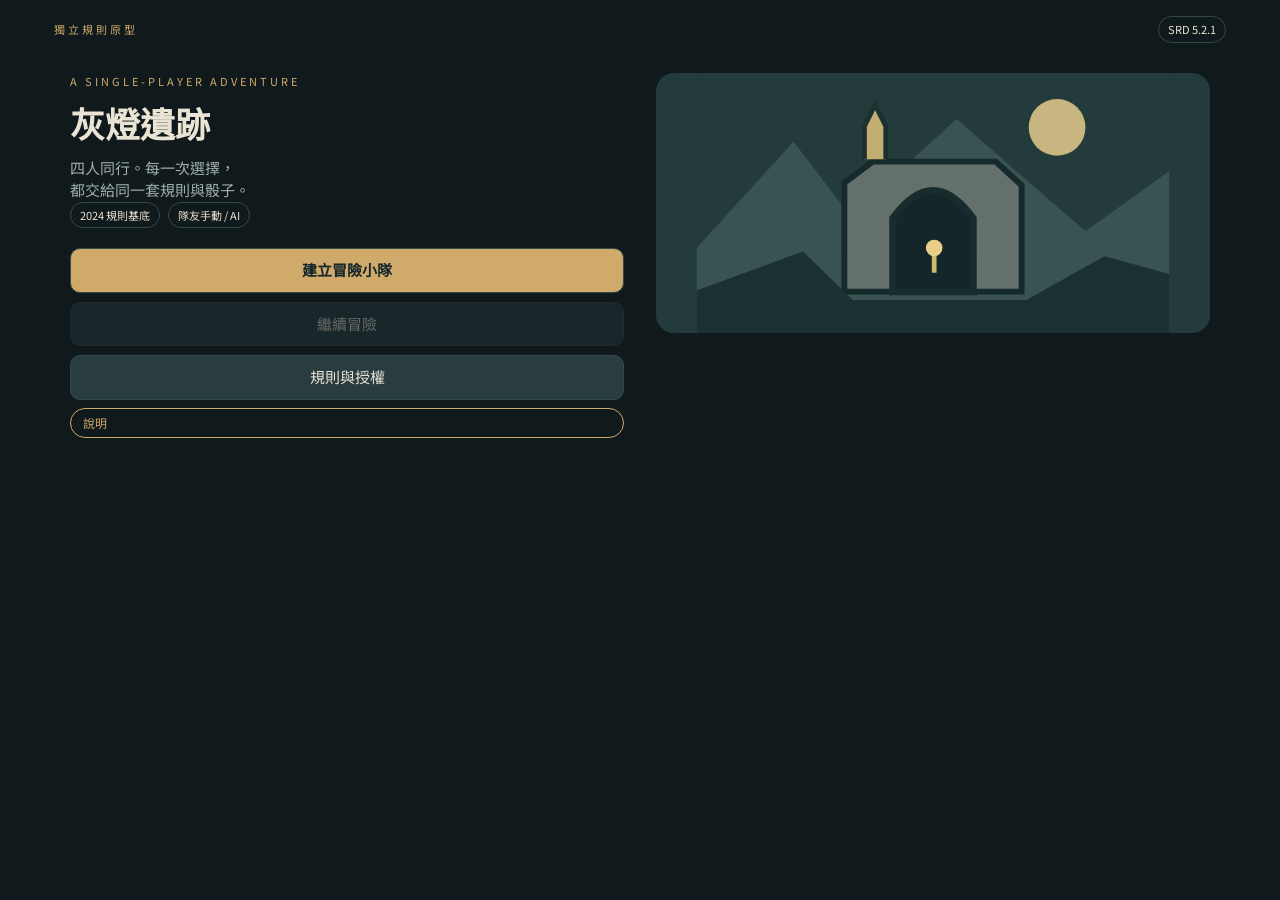
<file: dnd2024/index.html>
<!doctype html><html lang="zh-Hant"><head><meta charset="utf-8"><meta name="viewport" content="width=device-width,initial-scale=1"><title>灰燈遺跡 · 2024 規則原型</title><link rel="stylesheet" href="./css/game.css?v=20261016.57"><link rel="stylesheet" href="./css/paperdoll.css?v=20261016.57"><link rel="stylesheet" href="./css/fuwa-paperdoll.css"><link rel="stylesheet" href="./css/battle.css?v=20261016.54"><link rel="stylesheet" href="./css/status.css?v=20261016.51"></head><body><main id="app" aria-live="polite"><p>讀取規則資料…</p></main><script type="module" src="./js/ui/app.mjs?v=20261017.64"></script></body></html>
</file>
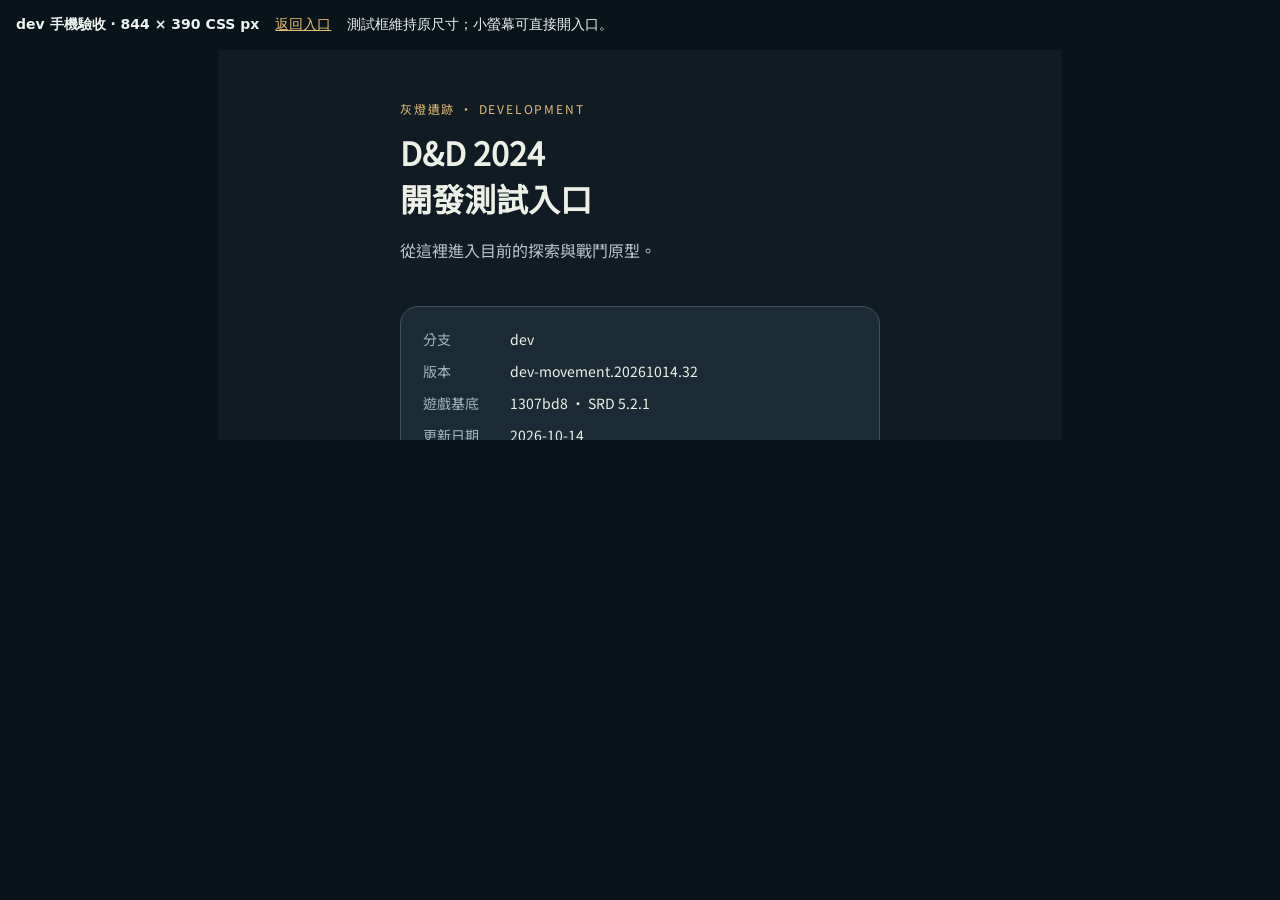
<file: dnd2024/mobile-test.html>
<!doctype html><html lang="zh-Hant"><head><meta charset="utf-8"><meta name="viewport" content="width=device-width,initial-scale=1"><title>844 × 390 · dev 手機驗收</title><style>*{box-sizing:border-box}body{margin:0;background:#09131a;color:#eef3ef;font:14px system-ui;padding:16px}header{display:flex;gap:16px;align-items:center;flex-wrap:wrap;margin-bottom:16px}a{color:#e6bd76}iframe{display:block;width:844px;height:390px;border:0;background:#101b23}main{width:844px;margin:auto}@media(max-width:875px){body{padding:0}header{padding:12px}main{margin:0}} </style></head><body><header><strong>dev 手機驗收 · 844 × 390 CSS px</strong><a href="./test.html">返回入口</a><span>測試框維持原尺寸；小螢幕可直接開入口。</span></header><main><iframe title="844×390 dev 測試入口" src="./test.html?build=dev-landscape.20261014.1"></iframe></main></body></html>
</file>
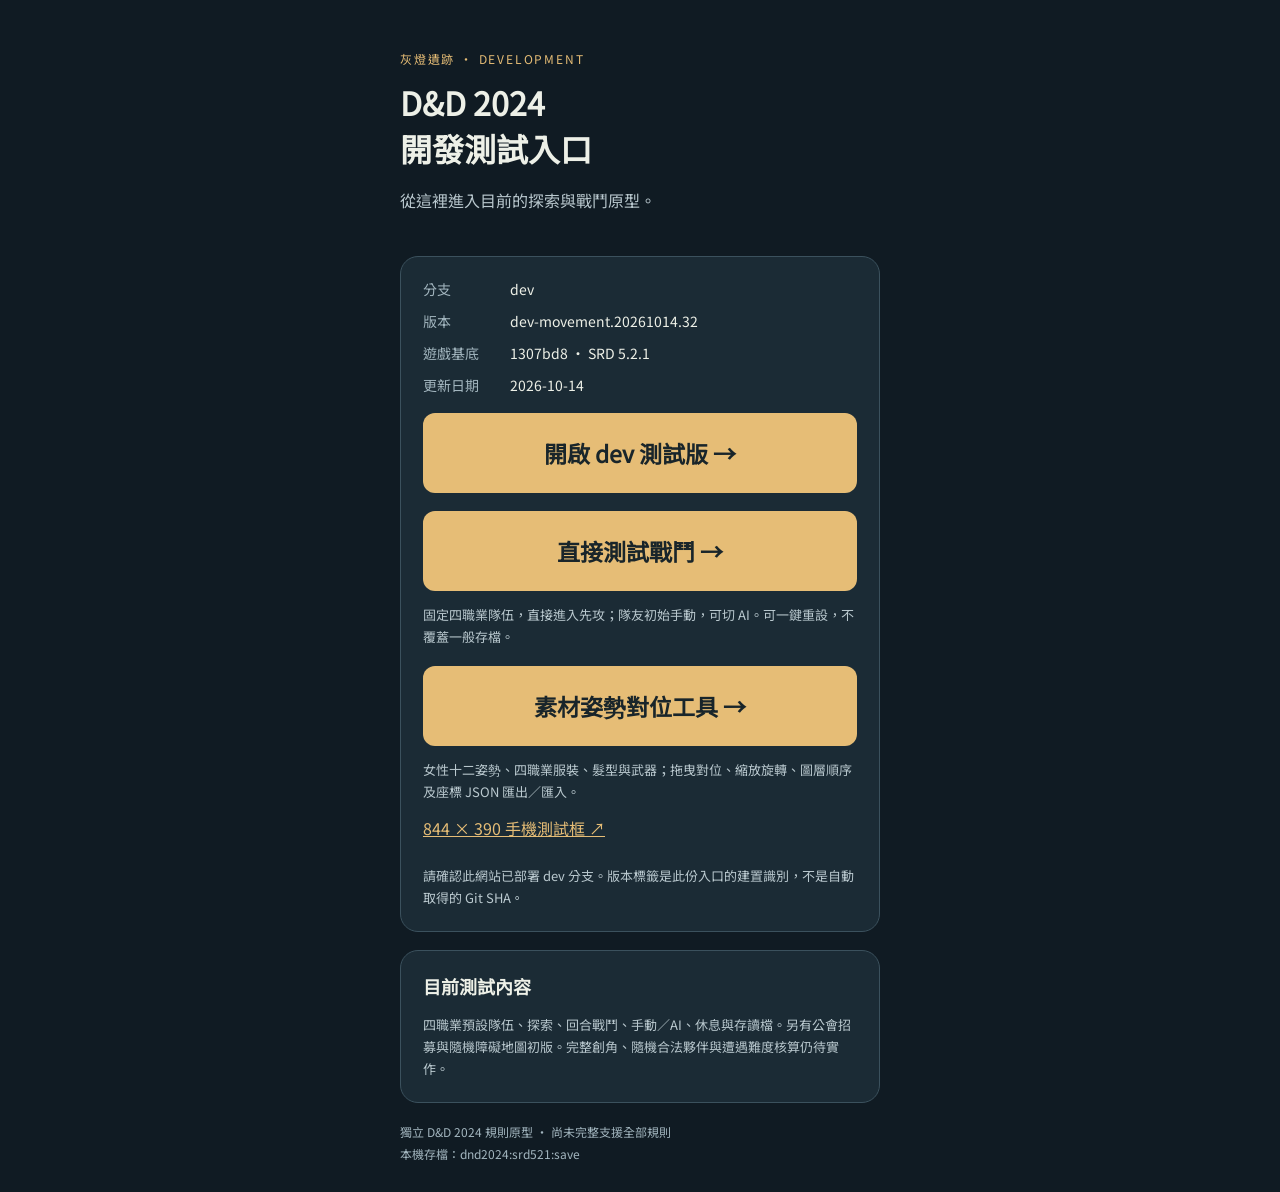
<file: dnd2024/test.html>
<!doctype html>
<html lang="zh-Hant"><head><meta charset="utf-8"><meta name="viewport" content="width=device-width,initial-scale=1"><title>D&D 2024 · dev 測試入口</title>
<style>
@font-face{font-family:UI;src:url('./assets/ui-font.woff?v=20261014.32')}*{box-sizing:border-box}body{margin:0;min-height:100svh;background:#101b23;color:#edf0e7;font-family:UI,system-ui,sans-serif;padding:28px 20px}main{max-width:480px;margin:0 auto}header{padding:22px 0 26px}.tag{color:#e6bd76;letter-spacing:.15em;font-size:12px}h1{font-size:32px;margin:12px 0}p{line-height:1.7;color:#bac9cf}.card{background:#1b2b35;border:1px solid #3b515d;border-radius:18px;padding:22px;margin-bottom:18px}.launch{display:flex;align-items:center;justify-content:center;min-height:80px;width:100%;background:#e6bd76;color:#19252a;border-radius:12px;font-size:23px;font-weight:bold;text-decoration:none;margin:18px 0 12px}.launch:focus-visible,a:focus-visible{outline:3px solid #fff;outline-offset:4px}.secondary{color:#e6bd76;display:inline-block;padding:12px 0}dl{display:grid;grid-template-columns:75px 1fr;gap:12px;font-size:14px;margin:0}dt{color:#a3b6bf}dd{margin:0;overflow-wrap:anywhere}.note{font-size:13px;margin-bottom:0}footer{font-size:12px;color:#a3b6bf;line-height:1.8}h2{font-size:18px;margin-top:0}
</style></head><body><main><header><div class="tag">灰燈遺跡 · DEVELOPMENT</div><h1>D&D 2024<br>開發測試入口</h1><p>從這裡進入目前的探索與戰鬥原型。</p></header><section class="card" aria-label="版本與啟動"><dl><dt>分支</dt><dd>dev</dd><dt>版本</dt><dd>dev-movement.20261014.32</dd><dt>遊戲基底</dt><dd>1307bd8 · SRD 5.2.1</dd><dt>更新日期</dt><dd>2026-10-14</dd></dl><a class="launch" href="./index.html?build=dev-movement.20261014.32">開啟 dev 測試版 →</a><a class="launch" href="./index.html?test=combat&build=dev-movement.20261014.32">直接測試戰鬥 →</a><p class="note">固定四職業隊伍，直接進入先攻；隊友初始手動，可切 AI。可一鍵重設，不覆蓋一般存檔。</p><a class="launch" href="./motion-test.html">素材姿勢對位工具 →</a><p class="note">女性十二姿勢、四職業服裝、髮型與武器；拖曳對位、縮放旋轉、圖層順序及座標 JSON 匯出／匯入。</p><a class="secondary" href="./mobile-test.html">844 × 390 手機測試框 ↗</a><p class="note">請確認此網站已部署 dev 分支。版本標籤是此份入口的建置識別，不是自動取得的 Git SHA。</p></section><section class="card"><h2>目前測試內容</h2><p class="note">四職業預設隊伍、探索、回合戰鬥、手動／AI、休息與存讀檔。另有公會招募與隨機障礙地圖初版。完整創角、隨機合法夥伴與遭遇難度核算仍待實作。</p></section><footer>獨立 D&D 2024 規則原型 · 尚未完整支援全部規則<br>本機存檔：dnd2024:srd521:save</footer></main></body></html>
</file>
<file: dnd2024/css/game.css>
@font-face{font-family:GameTC;src:url('../assets/ui-font.woff?v=20261014.5') format('woff');font-display:swap}body{font-family:GameTC,system-ui,sans-serif}
:root{color-scheme:dark;--bg:#131e22;--panel:#1e2d31;--ink:#eae4d4;--muted:#9faead;--gold:#d0aa6a;--line:#34494c}*{box-sizing:border-box}body{margin:0;background:#10191c;color:var(--ink);font:15px/1.5 GameTC,system-ui,sans-serif}button,input,select{font:inherit}button{cursor:pointer;border:1px solid var(--line);border-radius:10px;background:#293c40;color:var(--ink);padding:10px 12px;min-height:43px}button:hover{border-color:var(--gold)}button:disabled{opacity:.4;cursor:default}button.primary{background:var(--gold);color:#17262a;font-weight:700}input,select{border:1px solid var(--line);background:#132226;color:var(--ink);border-radius:8px;padding:9px;max-width:100%}h1,h2,h3,p{margin:0}h1{font-size:35px;line-height:1.25}h2{font-size:22px}small,.muted{color:var(--muted)}#app{max-width:520px;margin:auto;padding:16px 14px 24px;min-height:100dvh}.top{display:flex;align-items:center;justify-content:space-between;margin-bottom:14px}.eyebrow{font-size:11px;color:var(--gold);letter-spacing:3px}.tag{font-size:11px;border:1px solid var(--line);border-radius:20px;padding:4px 9px}.title{padding-top:30px}.title-art{height:200px;margin:24px 0 18px;border-radius:18px;overflow:hidden;background:#233b3b}.title h1{margin:12px 0}.subtitle{max-width:320px;color:var(--muted)}.stack{display:grid;gap:9px;margin-top:20px}.note{margin:16px 0;font-size:12px;line-height:1.7;color:var(--muted)}.panel{background:var(--panel);border:1px solid var(--line);padding:14px;border-radius:14px;margin-bottom:12px}.row{display:flex;align-items:center;gap:8px;flex-wrap:wrap}.between{justify-content:space-between}.cards{display:grid;grid-template-columns:1fr 1fr;gap:9px;margin-top:14px}.create-card{border-top:3px solid var(--c);padding:12px}.create-card input{width:100%;margin:8px 0}.create-card strong{display:block}.stats{font-size:11px;color:var(--muted)}.portrait{width:47px;height:49px;flex:none}.party{display:grid;grid-template-columns:repeat(4,1fr);gap:6px;margin:10px 0}.member{padding:6px 3px;min-width:0;display:grid;justify-items:center;background:var(--panel);border-color:var(--c)}.member.active{box-shadow:inset 0 -3px var(--gold);background:#3a4b44}.member small{font-size:10px}.member b{font-size:12px}.hp{width:80%;height:4px;background:#4b3437;border-radius:4px;margin:4px}.hp i{display:block;height:100%;background:#82b091;border-radius:4px}.board-wrap{overflow:auto;border:1px solid var(--line);border-radius:14px;background:#19292c;touch-action:pan-x pan-y}.board{display:grid;grid-template-columns:repeat(8,1fr);width:100%;min-width:320px;padding:6px;gap:2px}.tile{padding:0;min-height:0;aspect-ratio:1;border-radius:4px;border:1px solid #3d5050;background:#314143;position:relative;font-size:20px}.tile.wall{background:#1c292d;border-color:#243336;box-shadow:inset 0 3px #42545a}.tile.wall:after{content:'';position:absolute;inset:40% 0 auto;height:1px;background:#36484d}.tile.reachable{border-color:#aacaac;background:#405747}.tile.target{border:2px solid #cf7465}.tile .portrait{width:90%;height:90%;position:absolute;inset:5%}.tile span{font-size:14px}.board-caption{font-size:11px;text-align:center;padding:6px;color:var(--muted)}.toolbar{display:grid;grid-template-columns:repeat(3,1fr);gap:6px;margin-top:9px}.toolbar button{padding:8px 4px;font-size:12px}.resource{display:flex;gap:10px;font-size:11px;color:#bbc8c3;margin:8px 0}.detail{margin:10px 0;padding:10px;background:var(--panel);border:1px solid var(--line);border-radius:12px}.spell-list{display:flex;flex-wrap:wrap;gap:6px;margin:8px 0}.spell-list button{font-size:12px;min-height:36px;padding:6px 9px}.selected{border-color:var(--gold)!important;background:#4a4436!important}.log{max-height:145px;overflow:auto;background:#101a1e;border-radius:12px;padding:10px;margin-top:12px;font-size:12px}.log p{margin:4px 0;color:#b9c8c2}.log p:last-child{color:var(--ink)}.message{background:#49352c;color:#f3dfb3;border-radius:8px;padding:8px;margin:8px 0;font-size:13px}.reaction{position:fixed;inset:0;background:#0009;display:flex;align-items:center;justify-content:center;z-index:10;padding:20px}.reaction .panel{max-width:360px;border-color:var(--gold);width:100%}.reaction h3{margin-bottom:10px}.reaction button{margin-top:10px}.footer{display:flex;flex-wrap:wrap;gap:6px;margin-top:12px}.footer button{font-size:11px;padding:6px 9px;min-height:34px}.sheet-grid{display:grid;grid-template-columns:repeat(3,1fr);gap:6px}.sheet-grid div{background:#16262a;padding:8px;border-radius:8px;text-align:center}.spells-check{display:grid;grid-template-columns:1fr 1fr;gap:8px}.spells-check label{font-size:12px}.toast{font-size:12px;color:var(--gold)}@media(prefers-reduced-motion:no-preference){.member.active .portrait{animation:bob 1.6s ease-in-out infinite}@keyframes bob{50%{transform:translateY(-2px)}}}body{overscroll-behavior-y:contain}
/* Landscape creator: step rail, options, full preview and live summary. */
#app[data-page=create]{max-width:none;padding:0;height:100dvh;min-height:0}.creator{display:grid;grid-template-columns:110px minmax(190px,26%) minmax(200px,1fr) minmax(190px,24%);height:100%;background:radial-gradient(ellipse at 62% 30%,#466765 0,#172d32 40%,#0c151c 85%);gap:12px;padding:16px}.create-nav{display:flex;flex-direction:column;gap:4px;overflow:auto}.create-nav button{background:transparent;text-align:left;border-color:transparent;border-radius:4px;padding:7px 9px;min-height:36px;font-size:13px}.create-nav button small{display:block;font-size:10px}.create-nav button.active{border-left:2px solid var(--gold);background:#d0aa6a17;color:#efcf8c}.create-nav .back{margin-top:auto}.create-options,.create-summary{background:#101a20dc;border:1px solid #9d8151;border-radius:18px 5px 18px 5px;padding:16px;min-height:0;box-shadow:0 8px 30px #0004}.create-options{display:flex;flex-direction:column}.create-options header{display:flex;justify-content:space-between;align-items:center;border-bottom:1px solid #695a40;padding-bottom:12px;margin-bottom:12px}.create-options h2{font-size:20px}.options-scroll{overflow:auto;min-height:0;padding:2px}.choice{border:1px solid #5d655f;border-radius:8px;padding:12px;margin:4px 0;color:var(--ink)}.fixed{display:flex;align-items:center;justify-content:space-between;gap:8px;font-size:12px}.class-choices{display:grid;grid-template-columns:1fr 1fr;gap:8px}.class-choices button{display:grid;justify-items:center;padding:10px 4px;background:#1d3035;font-size:14px}.class-choices .portrait{width:64px;height:70px}.create-options h3,.create-summary h3{font-size:12px;color:var(--gold);margin:16px 0 8px}.name-label{display:grid;gap:8px}.name-label input{width:100%}.companion-name{display:grid;gap:4px;font-size:12px;margin-bottom:10px}.create-preview{position:relative;display:flex;flex-direction:column;align-items:center;justify-content:center;min-width:0;overflow:hidden}.preview-halo{position:absolute;width:90%;height:65%;background:radial-gradient(ellipse,#bbbe8a33,transparent 65%);pointer-events:none}.full-doll{flex:1;min-height:0;width:100%;display:flex;align-items:center;justify-content:center}.full-doll .portrait{width:80%;height:90%;max-height:450px;transform:scale(var(--zoom));filter:drop-shadow(0 12px 10px #0007)}.preview-caption{text-align:center;margin:6px}.preview-caption h2{font-size:20px}.preview-caption span,.create-summary>span{font-size:11px;color:#c1c7b5}.create-preview footer{display:flex;gap:8px;align-items:center;margin:10px 0 0}.create-preview footer button{font-size:12px;padding:8px;min-height:36px}.create-summary{overflow:auto;text-align:center}.summary-emblem .portrait{width:75px;height:80px}.create-summary h2{font-size:22px}.summary-scores{display:grid;grid-template-columns:repeat(6,1fr);gap:4px;margin:14px 0}.summary-scores small{font-size:10px;display:block}.summary-scores b{font-size:18px}.summary-vitals{display:flex;justify-content:center;gap:24px;border-block:1px solid #695a40;padding:9px}.summary-line{text-align:left;font-size:11px;display:flex;align-items:center;gap:5px;justify-content:space-between;margin:6px 0}.help{border:1px solid #9d8151;background:#18292d;color:#e8c586;border-radius:50%;width:26px!important;height:26px;min-height:26px!important;padding:0!important;flex:none;font-size:12px!important}.creator-scores{display:grid;grid-template-columns:repeat(3,1fr);gap:8px}.creator-scores div{display:grid;justify-items:center;padding:8px;background:#203037;border:1px solid #695a40;border-radius:8px}.creator-scores strong{font-size:23px}.creator-scores span{font-size:12px}.preview-controls{display:flex;gap:6px;flex-wrap:wrap}.help-overlay{position:fixed;inset:0;background:#0006;z-index:30;display:flex;justify-content:center;align-items:center;padding:24px}.help-bubble{position:relative;background:#23363b;border:1px solid var(--gold);border-radius:18px;max-width:380px;padding:24px 40px 24px 22px;box-shadow:0 10px 35px #0008;font-size:14px}.help-bubble:after{content:'';position:absolute;bottom:-9px;left:40px;width:16px;height:16px;background:#23363b;border-right:1px solid var(--gold);border-bottom:1px solid var(--gold);transform:rotate(45deg)}.bubble-close{position:absolute;top:5px;right:6px;min-height:28px;padding:0;width:28px;background:transparent;border:0;font-size:20px}.note-bubble{display:inline-block;position:relative;margin:8px 0;font-size:12px}.note-bubble summary{cursor:pointer;border:1px solid var(--gold);border-radius:20px;padding:5px 12px;color:var(--gold);list-style:none}.bubble-text{background:#23363b;border:1px solid var(--gold);border-radius:14px;padding:14px;max-width:420px;margin-top:8px;line-height:1.7;overflow-wrap:anywhere}button:focus-visible,summary:focus-visible,input:focus-visible{outline:2px solid #f1d39b;outline-offset:3px}
@media(min-width:700px){#app:not([data-page=create]){max-width:1200px}.title{display:grid;grid-template-columns:1fr 1fr;column-gap:32px;padding:16px}.title-art{grid-column:2;grid-row:1/6;height:260px;margin:0}.title .stack{grid-column:1}.title .note-bubble{grid-column:1}.creator{min-height:340px}.create-summary .summary-emblem .portrait{height:54px;width:54px}}
@media(max-height:500px) and (min-width:700px){.creator{padding:10px;gap:8px;grid-template-columns:90px 210px minmax(190px,1fr) 210px}.create-options,.create-summary{padding:10px}.create-nav .eyebrow{letter-spacing:1px}.create-nav button{min-height:31px;padding:4px 7px;font-size:12px}.create-summary h3{margin:9px 0 4px}.summary-scores{margin:9px 0}.summary-line{font-size:10px}.full-doll .portrait{max-height:240px}.create-preview footer{gap:4px}.create-preview footer button{font-size:11px}}
@media(max-width:699px){#app[data-page=create]{height:auto;min-height:100dvh}.creator{grid-template-columns:80px 1fr;height:auto;min-height:100dvh;padding:8px;gap:8px}.create-nav{grid-row:1/4}.create-preview{min-height:260px}.create-summary{grid-column:2}.create-options{min-height:250px}.create-nav .eyebrow{font-size:9px;letter-spacing:0}}

.iso-board{display:block;position:relative;height:230px;width:350px;min-width:350px;padding:0;margin:8px auto}.iso-board .tile{position:absolute;width:35px;height:19px;aspect-ratio:auto;border-radius:0;background:none;border:0;overflow:visible}.iso-board .tile:before{content:"";position:absolute;inset:0;background:#314143;clip-path:polygon(50% 0,100% 50%,50% 100%,0 50%)}.iso-board .tile.wall:before{background:#1c292d}.iso-board .tile.reachable:before{background:#658568}.iso-board .tile.target:before{background:#b95c52}.iso-board .tile .portrait{width:32px;height:36px;left:2px;top:-23px;pointer-events:none}.iso-board .tile span{font-size:11px;position:absolute;inset:0;text-align:center;line-height:19px}.resource{flex-wrap:wrap}

.iso-board .tile{clip-path:polygon(50% 0,100% 50%,50% 100%,0 50%)}.board-unit{position:absolute;width:35px;height:36px;pointer-events:none}.board-unit .portrait{width:35px;height:36px}

/* Shared three-page character card. */
.cs-overlay{z-index:90;padding:12px;background:#071014aa;display:flex;align-items:center;justify-content:center}
.cs-card{width:360px;max-width:calc(100vw - 24px);max-height:calc(100dvh - 24px);display:flex;flex-direction:column;border:1px solid #a18a60;border-top:4px solid #d0aa6a;border-radius:12px;background:#202e2a;box-shadow:0 12px 40px #0008;overflow:hidden}
.cs-card header{display:flex;align-items:center;justify-content:space-between;padding:10px 12px;gap:8px}.cs-card header h3{font-size:20px}.cs-card header small{font-size:11px}.cs-card header button{min-height:32px;padding:0 9px;font-size:20px}
.cs-card nav{display:grid;grid-template-columns:1fr 1fr 1fr;gap:5px;padding:0 10px 8px}.cs-card nav button{min-height:35px;padding:4px;font-size:13px;border-radius:6px}.cs-card nav [aria-pressed=true]{background:#76623f;border-color:#d0aa6a;color:#fff0cd}
.cs-body{padding:4px 12px 10px;overflow-y:auto;min-height:0;scrollbar-gutter:stable}.cs-card footer{text-align:center;padding:4px;border-top:1px solid #405048;color:#afbbad;font-size:11px}.cs-vitals{display:grid;grid-template-columns:auto 1fr auto;gap:8px;align-items:center;font-size:12px}.cs-vitals meter{width:100%;height:14px;accent-color:#86b584}.cs-summary{display:flex;flex-wrap:wrap;justify-content:space-between;gap:5px 10px;font-size:12px;padding:7px 0}.cs-summary b{color:#efdda7}
.cs-loadout{height:170px;position:relative}.cs-doll{position:absolute;inset:0;display:flex;justify-content:center;align-items:center}.cs-doll .portrait{width:150px;height:165px}.cs-left,.cs-right{position:absolute;top:25px;display:grid;gap:9px;width:72px}.cs-left{left:0}.cs-right{right:0}.cs-gear{background:#17251f;border:1px solid #65715c;border-radius:7px;text-align:center;padding:5px 3px;min-height:49px;display:grid}.cs-gear small{font-size:10px}.cs-gear b{font-size:12px}
.cs-abilities{display:grid;grid-template-columns:repeat(6,1fr);gap:3px;border-top:1px solid #465247;border-bottom:1px solid #465247;padding:5px 0}.cs-abilities span{text-align:center;display:grid;grid-template-columns:1fr auto;column-gap:3px;align-items:baseline}.cs-abilities small{grid-column:1/-1;font-size:10px}.cs-abilities b{font-size:14px}.cs-abilities em{font-style:normal;font-size:10px;color:#cbbd93}.cs-badges{display:flex;flex-wrap:wrap;gap:5px;padding-top:7px;font-size:11px}.cs-badges span{border:1px solid #967156;border-radius:5px;padding:2px 5px}.cs-badges small{font-size:11px}
.cs-details,.cs-spell{background:#182820;border-radius:6px;padding:7px 8px;margin:5px 0;font-size:12px}.cs-details p,.cs-spell p{margin:5px 0;color:#b6c6b7}.cs-details label{display:block;padding:5px 0}.cs-skills{display:grid;gap:1px}.cs-skills>div{display:grid;grid-template-columns:1fr auto 34px;align-items:center;padding:4px 6px;border-bottom:1px solid #35473a;font-size:13px}.cs-skills b{text-align:right;color:#e5d09a}.cs-skills small{font-size:10px}.cs-skills .trained{color:#e8d7ac}.cs-hint{font-size:10px;color:#a7b5a7;margin-top:7px}.cs-casting{display:grid;grid-template-columns:repeat(3,1fr);gap:5px;padding:5px 0}.cs-casting span{display:grid;text-align:center;font-size:11px;background:#182820;border-radius:7px;padding:7px 2px}.cs-casting b{font-size:20px;color:#e7d09c}.cs-card h4{font-size:13px;margin:9px 0 3px;color:#e5cb96}.cs-spell summary{cursor:pointer}.cs-spell summary small{float:right;font-size:10px}.cs-empty{padding:30px 5px;text-align:center;color:#a7b5a7}

@font-face{font-family:CardTC;src:url('../assets/card-font.woff?v=20261014.23') format('woff')}
.cs-card{font-family:GameTC,CardTC,system-ui,sans-serif}

body,.cs-card{font-family:GameTC,CardTC,system-ui,sans-serif}

.cs-switch{position:absolute;right:0;top:0;z-index:4}.cs-switch>summary{list-style:none;cursor:pointer;border:1px solid #a18a60;border-radius:6px;background:#17251f;width:28px;height:28px;display:grid;place-items:center}.cs-switch>summary::-webkit-details-marker{display:none}.cs-switch svg{width:21px;height:21px}.cs-switch-menu{position:absolute;right:0;top:32px;width:230px;padding:8px;display:grid;gap:6px;background:#17251f;border:1px solid #a18a60;border-radius:8px;box-shadow:0 5px 15px #0009}.cs-switch-menu button{min-height:32px;font-size:13px;padding:5px}.cs-switch-menu small{font-size:11px;color:#cbbd93}.cs-right{top:35px}

.help-tooltip{position:fixed;z-index:150;background:#263c35;border:1px solid #d0aa6a;border-radius:9px;box-shadow:0 5px 18px #0009;padding:10px;max-width:min(280px,90vw);max-height:80vh;overflow:auto;color:#eee5d2;font:14px/1.6 GameTC,CardTC,system-ui,sans-serif;white-space:pre-line}.tip-keyword{border-bottom:1px dotted #ebc879;color:#f1d399;cursor:help}.tip-info{min-height:24px;padding:0 5px;font-size:15px}.cs-backpack{position:absolute;left:0;top:0;z-index:3;min-height:26px;padding:1px 5px;font-size:12px}.cs-inventory{max-height:180px;overflow-y:auto;border-top:1px solid #65715c}.cs-inventory>div{display:flex;justify-content:space-between;padding:6px;border-bottom:1px solid #405048}.cs-hidden{display:none}

.cs-left{top:35px}

.item-icon{width:32px;height:32px;flex:none;display:inline-block;vertical-align:middle;margin-right:7px}.cs-backpack .item-icon{width:28px;height:28px;margin:0}.cs-inventory{max-height:205px}.cs-inventory>div{min-height:41px;align-items:center}.cs-inventory>div>span{display:flex;align-items:center}.cs-inventory b small{display:block;font-size:9px;font-weight:normal;color:#cab67f}.cs-backpack{top:0;min-height:30px}.cs-left{top:38px}.combat-dock button>span:has(.item-icon){display:flex;align-items:center;white-space:nowrap}.combat-ground-item .item-icon{width:22px;height:22px;margin:0}.team-controls{padding:6px;border:1px solid #8b7952;border-radius:6px}.team-controls summary{cursor:pointer}.team-control-row{display:flex;align-items:center;justify-content:space-between;gap:12px;margin:5px 0}.team-control-row b{font-size:13px}.team-control-row button{min-width:52px}.combat-system{max-height:calc(100% - 16px);overflow:auto}

.cs-inventory>div{height:41px;min-height:41px;padding:4px;box-sizing:border-box}

@font-face{font-family:PossessionTC;src:url('../assets/possession-font.woff?v=20261014.34') format('woff')}body,.cs-card,.help-tooltip{font-family:GameTC,CardTC,PossessionTC,system-ui,sans-serif}

.cs-skill-help{min-height:22px;padding:0 5px;font-size:10px;border-radius:4px}

.inspiration-prompt{max-height:calc(100dvh - 40px);overflow-y:auto;overscroll-behavior:contain}.inspiration-prompt .stack{margin-top:12px}.inspiration-prompt .stack button{margin-top:0}
/* Seeded rule results drive all faces. Animation never rolls game dice. */
.dice-result-panel{position:fixed;right:clamp(170px,22vw,320px);top:160px;width:min(350px,calc(100vw - 28px));max-height:min(300px,calc(100dvh - 210px));overflow:auto;z-index:40;padding:12px;background:#182a30f5;border:1px solid var(--gold);border-radius:12px;box-shadow:0 8px 28px #0006}.dice-result-panel header{display:flex;justify-content:space-between;align-items:center;font-size:12px;color:var(--gold)}.dice-result-panel header button{padding:0 8px;min-height:28px}.dice-row{padding:8px 0;border-bottom:1px solid #ffffff15}.dice-row:last-child{border:0}.dice-label{font-size:12px;color:var(--muted);margin-bottom:5px}.dice-formula{display:flex;align-items:center;gap:9px;flex-wrap:wrap}.visual-die{display:inline-grid;justify-items:center;color:#ead7ac}.visual-die svg{width:48px;height:50px;overflow:visible}.visual-die path{fill:#344d55;stroke:currentColor;stroke-width:1.5}.visual-die .die-edge{fill:none;stroke-width:.65;opacity:.45}.visual-die text{fill:#fff4d5;stroke:none;font:bold 17px system-ui;text-anchor:middle}.visual-die small{font-size:10px;color:inherit}.die-unused{opacity:.35}.die-twenty{color:#ffd45f}.die-tumble{transform-origin:20px 21px;animation:die-tumble 640ms both;animation-delay:var(--dice-delay)}.die-value,.dice-equation{animation:die-reveal 640ms both;animation-delay:var(--dice-delay)}.die-flick{animation:die-flick-a 640ms both;animation-delay:var(--dice-delay)}.die-flick-1{animation-name:die-flick-b}.die-flick-2{animation-name:die-flick-c}.dice-equation{font-size:16px;color:var(--muted)}.dice-equation b{font-size:23px;color:var(--gold)}.dice-reroll{display:block;color:var(--gold);margin-top:5px}.dice-summary{font-size:12px;color:var(--muted)}
@keyframes die-tumble{0%{transform:translateY(-12px) rotate(-90deg) scale(.65)}35%{transform:translateY(3px) rotate(30deg) scale(1.08)}70%{transform:translateY(-3px) rotate(-12deg)}100%{transform:none}}@keyframes die-reveal{0%,85%{opacity:0}100%{opacity:1}}@keyframes die-flick-a{0%,28%{opacity:1}29%,100%{opacity:0}}@keyframes die-flick-b{0%,28%{opacity:0}29%,57%{opacity:1}58%,100%{opacity:0}}@keyframes die-flick-c{0%,57%{opacity:0}58%,85%{opacity:1}86%,100%{opacity:0}}
@media(max-width:600px){.dice-result-panel{max-height:185px;top:160px;right:14px}}@media(prefers-reduced-motion:reduce){.die-tumble,.die-value,.dice-equation,.die-flick{animation:none}.die-flick{display:none}}

.die-one{color:#e89284}
.dice-reroll{animation:die-reveal 640ms both;animation-delay:var(--dice-delay)}@media(prefers-reduced-motion:reduce){.dice-reroll{animation:none}}
/* Dice sit on the resource bar's upper edge; attack resolves before damage. */
.dice-result-panel{top:auto;bottom:110px;left:14px;right:14px;width:auto;max-height:150px;display:flex;align-items:center;gap:8px;padding:5px 8px;border:0;border-bottom:1px solid var(--gold);border-radius:0;background:linear-gradient(0deg,#14272bf5,#14272bd9 80%,#14272b00);box-shadow:none;overflow:hidden}
.dice-result-panel [data-dice-rows]{display:flex;align-items:center;gap:14px;overflow-x:auto;overflow-y:hidden;flex:1;min-width:0;scrollbar-width:thin}.dice-result-panel>[data-dice-close]{flex:none;min-height:28px;padding:0 8px;align-self:flex-start}.dice-result-panel .dice-row{flex:none;border-bottom:0;border-right:1px solid #ffffff25;padding:5px 14px 5px 0;max-width:none}.dice-result-panel .dice-row:last-child{border:0}.dice-formula{flex-wrap:nowrap}.dice-outcome{display:block;color:var(--gold);animation:die-reveal 640ms both;animation-delay:var(--dice-delay)}.dice-result-panel .dice-row{animation:rail-show 1ms both;animation-delay:var(--row-wait)}@keyframes rail-show{from{visibility:hidden}to{visibility:visible}}
.combat-stage .dice-result-panel,.combat-stage .dice-choice-layer{position:absolute;left:8px;right:8px;top:auto;z-index:40}.combat-stage:has(.dice-result-panel,.dice-choice-layer) .combat-logstrip{visibility:hidden}
.dice-choice-layer{position:fixed;left:14px;right:14px;bottom:110px;z-index:80;background:linear-gradient(0deg,#14272bf9,#14272bf2 85%,#14272b00);border-bottom:1px solid var(--gold)}.dice-choice-layer .inspiration-prompt{display:grid;grid-template-columns:fit-content(55%) fit-content(40%);justify-content:start;gap:2px 16px;border:0;border-radius:0;background:none;margin:0;padding:8px;max-width:none;width:100%;max-height:calc(100dvh - 130px);overflow:auto}.dice-choice-layer .inspiration-prompt>h3{grid-column:1/-1;font-size:12px;margin:0;color:var(--gold)}.dice-choice-layer .inspiration-prompt>.eyebrow,.dice-choice-layer .inspiration-prompt>p{display:none}.dice-choice-layer [data-prompt-dice]{min-width:0;overflow:auto}.dice-choice-layer .dice-row{border:0;padding:3px 0}.dice-choice-layer .dice-label{font-size:11px}.dice-choice-layer .stack{display:flex;align-items:center;gap:6px;margin:0}.dice-choice-layer .stack button{min-height:36px;padding:5px 9px;font-size:12px;white-space:nowrap}.dice-choice-layer .visual-die svg,.dice-result-panel .visual-die svg{width:40px;height:42px}.dice-choice-layer .dice-equation b,.dice-result-panel .dice-equation b{font-size:21px}
@media(max-width:600px){.dice-choice-layer .inspiration-prompt{grid-template-columns:1fr;gap:3px}.dice-choice-layer .stack{justify-content:flex-start}.dice-result-panel{max-height:150px}}
@media(prefers-reduced-motion:reduce){.dice-outcome,.dice-result-panel .dice-row{animation:none}}
.dice-result-panel>[data-dice-close]{order:-1}.combat-stage .dice-result-panel{z-index:23}

.dice-choice-layer .stack{flex-wrap:wrap}
.dice-choice-layer [data-prompt-dice]{display:flex;align-items:center;gap:14px}.dice-choice-layer [data-prompt-dice]>.dice-row{flex:none}

@font-face{font-family:StateTC;src:url('../assets/state-font.woff?v=20261016.47') format('woff');font-display:swap}body,.cs-card,.help-tooltip{font-family:GameTC,CardTC,PossessionTC,StateTC,system-ui,sans-serif}

@font-face{font-family:ScrollTC;src:url('../assets/scroll-font.woff?v=20261016.49') format('woff');font-display:swap}body,.cs-card,.help-tooltip{font-family:GameTC,CardTC,PossessionTC,StateTC,ScrollTC,system-ui,sans-serif}

@font-face{font-family:ContentTC;src:url('../assets/content-font.woff?v=20261016.50') format('woff');font-display:swap}body,.cs-card,.help-tooltip{font-family:GameTC,CardTC,PossessionTC,StateTC,ScrollTC,ContentTC,system-ui,sans-serif}

/* .57: cosmetic portraits, independently selected from miniatures. */
img.character-portrait{object-fit:contain;aspect-ratio:1;border-radius:5px;background:#283432;flex-shrink:0}.portrait-picker{display:grid;grid-template-columns:repeat(3,minmax(0,1fr));gap:10px}.portrait-picker button{display:flex;flex-direction:column;align-items:stretch;gap:4px;padding:5px;min-width:0;border:2px solid #52695f;background:#233831}.portrait-picker img.character-portrait{width:100%;height:auto}.portrait-picker span{font-size:13px}.portrait-picker small{font-size:11px;color:#b8c4b2}.portrait-picker [aria-pressed=true]{border-color:#efcf86;background:#514a34;box-shadow:0 0 0 1px #efcf86}.create-summary .summary-emblem img.character-portrait{width:112px;height:112px}.cs-card header>img.character-portrait{width:66px;height:66px}.cs-card header>div{flex:1;min-width:0}.cards .panel>img.character-portrait{width:100px;height:100px}.initiative img.character-portrait,.selected-unit img.character-portrait{object-fit:contain}.combat-info img.character-portrait{width:80px;height:80px}@media(max-width:600px){.portrait-picker{grid-template-columns:repeat(2,minmax(0,1fr));gap:7px}.cs-card header>img.character-portrait{width:52px;height:52px}}
</file>
<file: dnd2024/css/paperdoll.css>
.paper-doll{overflow:visible}.paper-doll .rig-breath{transform-origin:215px 350px}.paper-doll[data-breath=true] .rig-breath{animation:rig-breathe 3.6s ease-in-out infinite}.paper-doll.is-down .rig-breath{animation:none}.paper-doll .rig-arm,.paper-doll .rig-torso{transform-box:view-box}.paper-doll[data-motion=slash] .rig-weapon-arm{animation:rig-slash .85s ease-in-out both}.paper-doll[data-motion=slash] .rig-torso{animation:rig-swing .85s ease-in-out both}.paper-doll[data-motion=slash] .slash-trail{animation:rig-trail .85s ease-out both}.paper-doll[data-motion=block] .rig-shield-arm{animation:rig-block 1s ease-in-out both}.paper-doll[data-motion=block] .rig-weapon-arm{animation:rig-parry 1s ease-in-out both}.paper-doll[data-motion=block] .rig-torso{animation:rig-recoil 1s ease-in-out both}
@keyframes rig-breathe{0%,100%{transform:translateY(0)}50%{transform:translateY(-2.5px)}}
@keyframes rig-slash{0%,100%{transform:rotate(0)}27%{transform:rotate(108deg)}48%{transform:rotate(-28deg)}66%{transform:rotate(-12deg)}}
@keyframes rig-swing{0%,100%{transform:rotate(0)}27%{transform:rotate(3deg)}48%{transform:rotate(-4deg)}66%{transform:rotate(-2deg)}}
@keyframes rig-trail{0%,34%,65%,100%{opacity:0}43%,50%{opacity:.65}}
@keyframes rig-block{0%,100%{transform:rotate(0)}25%,65%{transform:rotate(58deg)}42%{transform:rotate(51deg)}}
@keyframes rig-parry{0%,100%{transform:rotate(0)}25%,65%{transform:rotate(58deg)}42%{transform:rotate(51deg)}}
@keyframes rig-recoil{0%,100%{transform:rotate(0)}25%,65%{transform:rotate(3deg)}42%{transform:rotate(5deg)}}
@media(prefers-reduced-motion:reduce){.paper-doll .rig-breath{animation:none!important}.paper-doll[data-motion=slash] .slash-trail{animation:none}.paper-doll[data-motion=slash] .rig-arm,.paper-doll[data-motion=slash] .rig-torso,.paper-doll[data-motion=block] .rig-arm,.paper-doll[data-motion=block] .rig-torso{animation-duration:.15s}}
/* Feet and base are outside the breathing/action groups. */
.member.active .paper-doll{animation:none!important}.motion-controls{display:flex;gap:5px;flex-wrap:wrap;margin-top:10px}.motion-controls button{font-size:12px;padding:7px 9px}.appearance-controls{display:grid;gap:9px}.appearance-controls label{font-size:12px;display:grid;gap:4px}.appearance-controls label.check{display:flex;align-items:center}.appearance-controls select{width:100%;padding:6px}.motion-controls .help{padding:0}
</file>
<file: dnd2024/css/fuwa-paperdoll.css>
/* Existing paper-doll motion settings from dev 526d849, unchanged. */
.doll .dl-act{transform-box:view-box;transform-origin:70px 140px}
.doll .dl-bob{transform-box:view-box;transform-origin:70px 140px;animation:dlbob 1.6s ease-in-out infinite;animation-delay:var(--b)}
.doll .dl-arm{transform-box:view-box;transform-origin:86px 96px}
.doll .dl-off{transform-box:view-box;transform-origin:44px 98px}
.doll .dl-glow{opacity:0;transform-box:fill-box;transform-origin:50% 50%}
.doll .dl-lie{transform-box:view-box;transform-origin:70px 140px}
.doll.dl-down .dl-lie,.doll.dl-prone .dl-lie{transform:rotate(-78deg) translate(-6px,-4px)}
.doll.dl-down .dl-lie{opacity:.55}
.doll.dl-prone .dl-bob{animation:none}
/* 被推倒：從站著倒下去（外層已經躺平，這裡從「轉回站姿」播到 0） */
.act-fall.dl-act{animation:body-fall .45s cubic-bezier(.5,0,.8,.6) both;animation-delay:var(--d)}
@keyframes body-fall{0%{transform:translate(6px,4px) rotate(78deg)}70%{transform:rotate(-6deg)}85%{transform:rotate(3deg)}100%{transform:none}}
/* 爬起來 */
.act-getup.dl-act{animation:body-getup .52s ease-out both;animation-delay:var(--d)}
@keyframes body-getup{0%{transform:rotate(-78deg) translate(-6px,-4px)}55%{transform:rotate(8deg) translateY(-6px)}80%{transform:rotate(-3deg)}100%{transform:none}}
.doll.dl-down .dl-bob{animation:none}
@keyframes dlbob{50%{transform:translateY(-2.5px)}}
.act-slash .dl-arm {animation:arm-slash .55s ease-out both;animation-delay:var(--d)}
@keyframes arm-slash{30%{transform:rotate(-75deg)}50%{transform:rotate(95deg)}75%{transform:rotate(80deg)}100%{transform:none}}
.act-smash .dl-arm {animation:arm-smash .72s ease-in both;animation-delay:var(--d)}
.act-smash.dl-act  {animation:body-smash .72s ease-out both;animation-delay:var(--d)}
@keyframes arm-smash{45%{transform:rotate(-130deg)}60%{transform:rotate(110deg)}82%{transform:rotate(100deg)}100%{transform:none}}
@keyframes body-smash{45%{transform:translateY(-6px) rotate(-4deg)}60%{transform:translateY(2px) rotate(5deg) scale(1.04,.96)}100%{transform:none}}
.act-combo .dl-arm {animation:arm-combo .85s ease-out both;animation-delay:var(--d)}
@keyframes arm-combo{15%{transform:rotate(-70deg)}30%{transform:rotate(90deg)}45%{transform:rotate(-60deg)}62%{transform:rotate(100deg)}82%{transform:rotate(85deg)}100%{transform:none}}
.act-spin.dl-act   {animation:body-spin .76s ease-in-out both;animation-delay:var(--d)}
.act-spin .dl-arm  {animation:arm-spin .76s ease-in-out both;animation-delay:var(--d)}
@keyframes body-spin{25%{transform:scaleX(-1)}50%{transform:scaleX(1)}75%{transform:scaleX(-1)}100%{transform:none}}
@keyframes arm-spin{12%{transform:rotate(75deg)}88%{transform:rotate(75deg)}100%{transform:none}}
.act-thrust .dl-arm{animation:arm-thrust .52s ease-out both;animation-delay:var(--d)}
.act-thrust.dl-act {animation:body-thrust .52s ease-out both;animation-delay:var(--d)}
@keyframes arm-thrust{30%{transform:translate(-8px,2px) rotate(55deg)}55%{transform:translate(24px,-2px) rotate(60deg)}78%{transform:translate(18px,-2px) rotate(60deg)}100%{transform:none}}
@keyframes body-thrust{55%{transform:translateX(8px) rotate(4deg)}100%{transform:none}}
.act-guard .dl-arm {animation:arm-guard .6s ease-out both;animation-delay:var(--d)}
.act-guard .dl-off {animation:off-guard .6s ease-out both;animation-delay:var(--d)}
@keyframes arm-guard{25%{transform:translate(-8px,-4px) rotate(-45deg)}80%{transform:translate(-8px,-4px) rotate(-45deg)}100%{transform:none}}
@keyframes off-guard{25%{transform:translate(8px,-6px)}80%{transform:translate(8px,-6px)}100%{transform:none}}
.act-shoot .dl-arm {animation:arm-shoot .68s ease-out both;animation-delay:var(--d)}
.act-shoot .dl-off {animation:off-shoot .68s ease-out both;animation-delay:var(--d)}
/* 開槍（10-03）：舉槍、瞄準，開火那一下往後一頓（後座力） */
/* 開槍（10-03 大爺：先瞄準）：舉槍到眼前（0～18%）→ 穩住瞄準、微微晃（～70%）→ 砰！往後一頓（71%，對到 DOLL_IMPACT.fire 820ms）→ 放下 */
.act-fire .dl-arm {animation:arm-fire 1.15s ease-out both;animation-delay:var(--d)}
.act-fire .dl-off {animation:arm-fire 1.15s ease-out both;animation-delay:var(--d)}
@keyframes arm-fire{0%{transform:none}18%{transform:translate(2px,-7px) rotate(-5deg)}40%{transform:translate(2px,-8px) rotate(-6deg)}55%{transform:translate(2px,-7px) rotate(-4.5deg)}70%{transform:translate(2px,-7px) rotate(-5deg)}
  72%{transform:translate(-8px,-12px) rotate(-16deg)}84%{transform:translate(-2px,-8px) rotate(-7deg)}100%{transform:none}}
/* 瞄準圈：從大縮到目標身上，開槍那一刻閃一下消失 */
.board .fx-aim .aim-ring{animation:aim-ring var(--dur) ease-out both;transform-box:fill-box;transform-origin:center}
@keyframes aim-ring{0%{opacity:0;transform:scale(2.2) rotate(-60deg)}15%{opacity:.95}80%{opacity:1;transform:scale(1) rotate(0)}88%{opacity:1;transform:scale(.85)}100%{opacity:0;transform:scale(1.3)}}
.board .fx-smoke .sm-flash{animation:sm-flash .18s ease-out both;transform-box:fill-box;transform-origin:0 50%}
@keyframes sm-flash{0%{opacity:1;transform:scale(.4)}40%{opacity:1;transform:scale(1.15)}100%{opacity:0;transform:scale(1)}}
.board .fx-smoke .sm-puff{fill:#f1efe9;stroke:#7d786f;stroke-width:2;opacity:0;animation:sm-puff 1.1s ease-out both;transform-box:fill-box;transform-origin:center}
@keyframes sm-puff{0%{opacity:0;transform:translate(0,0) scale(.3)}12%{opacity:.95}60%{opacity:.8}100%{opacity:0;transform:translate(18px,-26px) scale(2)}}
@keyframes arm-shoot{35%{transform:translateX(-4px)}62%{transform:translateX(-4px)}70%{transform:translateX(3px)}100%{transform:none}}
@keyframes off-shoot{30%{transform:translate(58px,-6px)}62%{transform:translate(50px,-6px)}70%{transform:translate(24px,-2px)}100%{transform:none}}
.act-throw .dl-arm {animation:arm-throw .62s ease-in both;animation-delay:var(--d)}
@keyframes arm-throw{45%{transform:translateX(-6px) rotate(-85deg)}62%{transform:translateX(10px) rotate(75deg)}100%{transform:none}}
.act-punch .dl-arm {animation:arm-punch .42s ease-out both;animation-delay:var(--d)}
.act-punch.dl-act  {animation:body-thrust .42s ease-out both;animation-delay:var(--d)}
@keyframes arm-punch{30%{transform:translateX(-6px)}55%{transform:translate(22px,-4px)}78%{transform:translate(18px,-4px)}100%{transform:none}}
.act-cast .dl-arm  {animation:arm-cast .82s ease-out both;animation-delay:var(--d)}
.act-cast .dl-off  {animation:off-cast .82s ease-out both;animation-delay:var(--d)}
.act-cast .dl-glow {animation:glow-cast .82s ease-out both;animation-delay:var(--d)}
@keyframes arm-cast{30%{transform:translateY(-10px) rotate(-12deg)}80%{transform:translateY(-10px) rotate(-12deg)}100%{transform:none}}
@keyframes off-cast{30%{transform:translateY(-16px)}80%{transform:translateY(-16px)}100%{transform:none}}
@keyframes glow-cast{0%{opacity:0;transform:scale(.3)}35%{opacity:.85;transform:scale(1)}55%{opacity:.6;transform:scale(1.4)}80%{opacity:.8;transform:scale(1.1)}100%{opacity:0;transform:scale(1.8)}}
.act-slam.dl-act   {animation:body-slam .76s ease-in-out both;animation-delay:var(--d)}
.act-slam .dl-arm  {animation:arm-smash .76s ease-in both;animation-delay:var(--d)}
@keyframes body-slam{38%{transform:translateY(-18px)}56%{transform:translateY(2px) scale(1.08,.92)}72%{transform:scale(.97,1.03)}100%{transform:none}}
.act-hurt.dl-act   {animation:body-hurt .6s ease-out both;animation-delay:var(--d)}
.act-hurt .dl-bob  {animation:flash .6s ease-out both;animation-delay:var(--d)}
@keyframes body-hurt{8%{transform:translateX(-8px) rotate(-4deg)}20%{transform:translateX(8px) rotate(3deg)}32%{transform:translateX(-6px) rotate(-2deg)}44%{transform:translateX(5px)}56%{transform:translateX(-3px)}70%{transform:translateX(2px)}100%{transform:none}}
@keyframes flash{0%{filter:none}6%{filter:brightness(.95) sepia(1) saturate(9) hue-rotate(-38deg)}40%{filter:brightness(.95) sepia(1) saturate(9) hue-rotate(-38deg)}70%{filter:none}100%{filter:none}}
.act-hop.dl-act    {animation:body-hop .16s ease-out both;animation-delay:var(--d)}
@keyframes body-hop{50%{transform:translateY(-6px)}100%{transform:none}}

.fuwa-doll{overflow:visible}.member.active .fuwa-doll{animation:none!important}
@media(prefers-reduced-motion:reduce){.fuwa-doll .dl-bob{animation:none}}
</file>
<file: dnd2024/css/battle.css>
#app[data-battle="true"]{width:100%;max-width:none;height:100dvh;min-height:0;padding:8px;overflow:hidden;background:#162329}.combat-screen{height:100%;display:flex;flex-direction:column;gap:5px;min-height:0}.combat-head{display:flex;justify-content:space-between;align-items:center;flex:none}.combat-head>div{display:flex;align-items:center;gap:10px}.combat-head h2{font-size:17px}.combat-head .eyebrow{letter-spacing:1px;font-size:10px}.combat-head button{min-height:30px;padding:3px 10px;font-size:12px}.initiative-strip{display:flex;gap:5px;overflow-x:auto;flex:none;align-items:center;padding:3px}.initiative{display:grid;grid-template-columns:35px auto;grid-template-rows:auto auto;gap:0 5px;min-width:105px;min-height:50px;border-radius:7px;background:#283c3c;padding:3px 7px;border:1px solid #597a70}.initiative.foe{border-color:#9c655e;background:#3d3030}.initiative.now{border:2px solid #dec489;background:#524b36}.initiative .portrait{grid-row:1/3;width:35px;height:40px}.initiative span{font-size:12px;white-space:nowrap}.initiative small{font-size:10px}.combat-turn{display:flex;justify-content:space-between;align-items:center;padding:4px 9px;background:#253c3b;border-left:3px solid #d0aa6a;border-radius:6px;font-size:12px;flex:none}.combat-turn span{font-size:10px;color:#bac4b9}.combat-stage{flex:1;position:relative;min-height:0;border:1px solid #425951;border-radius:12px;overflow:hidden;background:radial-gradient(ellipse at 40% 30%,#365349,#1b2d2d 72%)}.combat-map-scroll{position:absolute;inset:0;overflow:auto;touch-action:pan-x pan-y}.combat-world{width:100%;min-width:620px;height:100%;min-height:420px;position:relative}.combat-map{position:absolute;left:50%;top:35%;transform:translate(-50%,-50%) scale(var(--map-zoom));transform-origin:center}.combat-tile{position:absolute;width:64px;height:33px;min-height:0;border:0;clip-path:polygon(50% 0,100% 50%,50% 100%,0 50%);padding:0;border-radius:0;background:#668463;box-shadow:inset 0 0 0 1px #3e6346}.combat-tile:nth-child(2n){background:#718f69}.combat-tile.wall{background:#263d37}.combat-tile.can-move{background:#79b2d1}.combat-tile.can-target{background:#c67a65}.combat-tile.current{background:#e1cb8a}.combat-token{position:absolute;width:64px;height:70px;pointer-events:none}.combat-token .portrait{width:64px;height:70px}.combat-token.can-target:hover .portrait{filter:drop-shadow(0 0 5px #ff7468)}.combat-token .token-hp{pointer-events:auto;position:absolute;left:8px;top:-4px;width:48px;height:12px;min-height:0;padding:0;border:1px solid #172821;border-radius:3px;background:#262e28;color:white;font-size:8px;overflow:hidden;line-height:10px}.token-hp i{position:absolute;left:0;top:0;bottom:0;background:#70a76f}.foe .token-hp i{background:#b46054}.token-hp b{position:relative}.combat-token.active .portrait{filter:drop-shadow(0 0 4px #efd58a)}.map-tools{position:absolute;left:8px;top:8px;display:flex;gap:5px;align-items:center;font-size:10px;z-index:22;background:#192a25d9;border-radius:8px}.map-tools button{min-height:27px;padding:0 9px}.combat-dock{position:absolute;right:8px;bottom:95px;width:145px;max-height:calc(100% - 105px);overflow:auto;z-index:25;background:#262b26f5;padding:6px;border:1px solid #927b51;border-top:3px solid #d0aa6a;border-radius:10px;box-shadow:0 5px 20px #0006}.combat-dock h3{font-size:11px;padding:4px}.combat-dock>div{display:grid;gap:4px}.combat-dock button{display:grid;gap:0;text-align:left;min-height:41px;padding:5px 9px;border-radius:6px;background:#3a493c;border-color:#617159}.combat-dock button span{font-size:13px}.combat-dock button small{font-size:9px;color:#c0c7ad}.combat-dock button.end-turn{background:#65533b;border-color:#a88c57}.dock-note{font-size:11px;padding:6px;line-height:1.6;color:#d1d7c4}.combat-bottom{position:absolute;left:0;right:0;bottom:30px;min-height:56px;background:#1b2925f2;border-top:1px solid #587056;display:flex;align-items:center;gap:12px;padding:4px 8px;z-index:24}.selected-unit{display:flex;gap:4px;align-items:center;min-width:100px}.selected-unit .portrait{width:36px;height:42px}.selected-unit>div{display:grid}.selected-unit b{font-size:12px}.selected-unit small{font-size:9px;color:#bfcbba;white-space:nowrap}.economy-row{display:flex;gap:5px;flex-wrap:wrap}.economy{display:grid;justify-items:center;min-width:36px;padding:2px 5px;border:1px solid #70845c;border-radius:5px;background:#3b4934;color:#e4dcb1}.economy small{font-size:9px}.economy b{font-size:12px}.economy.spent{opacity:.5;background:#272c29}.combat-logstrip{position:absolute;bottom:0;left:0;right:0;height:30px;display:flex;align-items:center;gap:8px;padding:3px 6px;background:#14201df0;z-index:26;font-size:10px}.combat-logstrip button{font-size:10px;min-height:23px;padding:1px 6px;flex:none}.combat-logstrip span{white-space:nowrap;text-overflow:ellipsis;overflow:hidden}.combat-logpanel,.combat-info,.combat-system{position:absolute;z-index:32;background:#202e27f7;border:1px solid #9c895e;border-radius:10px;box-shadow:0 10px 30px #0008;padding:12px}.combat-logpanel{left:8px;right:8px;bottom:34px;max-height:65%;overflow:auto;font-size:12px}.combat-logpanel header{display:flex;justify-content:space-between}.combat-logpanel p{margin:7px 0}.combat-logpanel button,.close-info{min-height:28px;padding:1px 9px}.combat-info{left:10px;top:43px;max-width:250px;font-size:12px}.combat-info p{margin:8px 0}.combat-info .portrait{width:60px;height:65px}.close-info{float:right}.combat-system{right:8px;top:8px;display:grid;gap:6px}.combat-system button{min-height:34px;font-size:12px}
@media(max-height:500px) and (min-width:600px){#app[data-battle="true"]{padding:5px}.combat-head h2{font-size:14px}.initiative{min-height:42px;grid-template-columns:29px auto}.initiative .portrait{width:29px;height:32px}.combat-turn{padding:2px 8px}.combat-dock{width:144px;bottom:70px;max-height:calc(100% - 76px);padding:4px}.combat-dock button{min-height:30px;padding:2px 8px}.combat-dock button span{font-size:11px}.combat-dock button small{font-size:8px}.combat-bottom{min-height:39px;bottom:26px}.selected-unit .portrait{height:30px;width:28px}.economy{display:flex;gap:5px;align-items:center}.combat-logstrip{height:26px}.combat-world{min-height:260px}.combat-map{top:40%}.combat-dock:has(.end-turn){max-height:none}}
@media(max-width:430px){.combat-head .eyebrow{font-size:9px}.combat-bottom{gap:5px}.economy-row{gap:3px}.economy{min-width:30px;padding:1px 4px}.selected-unit{min-width:95px}.combat-dock{width:137px}.initiative{min-width:100px}}

.combat-map{top:max(24px,calc((100% - 388px)/2));transform:translateX(-50%) scale(var(--map-zoom));transform-origin:center top}.combat-world{min-height:420px}

/* Range is derived from the validator, rather than a geometric radius. */
.combat-map{top:24px}.combat-tile.can-move{background:#398db8;color:#f0f9ff;box-shadow:inset 0 0 0 1px #9eddf6}.combat-tile.can-move:nth-child(2n){background:#4398bf}.combat-tile .move-cost{position:absolute;inset:0;line-height:31px;text-align:center;font-size:10px;font-weight:600;pointer-events:none;text-shadow:0 1px 2px #133749}.combat-tile.is-path,.combat-tile.can-move.is-path:nth-child(2n){background:#d7b966;color:#1c312d}.combat-tile.is-path .move-cost{text-shadow:none;color:#203a32}.move-preview{position:absolute;z-index:22;left:8px;top:42px;padding:4px 8px;border-radius:7px;background:#182c29e8;color:#bfe9f7;font-size:10px;max-width:calc(100% - 16px);pointer-events:none}

/* Landscape is the primary combat layout: use the available desktop space. */
@media(min-width:600px) and (orientation:landscape){
 #app[data-battle="true"]{padding:10px}
 .combat-screen{gap:7px}
 .combat-head h2{font-size:22px}.combat-head .eyebrow{font-size:12px}
 .combat-head button{min-height:42px;padding:6px 15px;font-size:15px}
 .initiative{min-width:140px;min-height:64px;grid-template-columns:46px auto;gap:0 8px;padding:5px 9px}
 .initiative .portrait{width:46px;height:52px}.initiative span{font-size:16px}.initiative small{font-size:12px}
 .combat-turn{padding:6px 12px;font-size:16px}.combat-turn span{font-size:13px}
 .combat-dock{width:clamp(230px,15vw,290px);right:12px;bottom:124px;max-height:calc(100% - 136px);padding:10px;border-radius:14px}
 .combat-dock h3{font-size:17px;padding:6px 4px}.combat-dock>div{gap:8px}
 .combat-dock button{min-height:64px;padding:9px 14px;border-radius:9px}
 .combat-dock button span{font-size:20px;line-height:1.35}.combat-dock button small{font-size:13px;line-height:1.4}
 .dock-note{font-size:15px;padding:8px}
 .combat-bottom{min-height:76px;bottom:36px;gap:18px;padding:7px 12px}
 .selected-unit{gap:8px;min-width:150px}.selected-unit .portrait{width:52px;height:58px}
 .selected-unit b{font-size:17px}.selected-unit small{font-size:12px}
 .economy-row{gap:8px}.economy{min-width:58px;padding:5px 9px}
 .economy small{font-size:12px}.economy b{font-size:17px}
 .combat-logstrip{height:36px;font-size:12px;gap:10px;padding:4px 8px}
 .combat-logstrip button{min-height:29px;font-size:12px;padding:2px 9px}
 .map-tools{font-size:12px;gap:7px}.map-tools button{min-height:36px;padding:2px 12px;font-size:18px}
 .move-preview{top:52px;font-size:12px;padding:5px 9px}
 .combat-system button{min-height:44px;font-size:16px}.combat-info{font-size:15px;max-width:320px}
}
/* Short landscape screens keep larger tap targets in a single-column dock. */
@media(min-width:600px) and (orientation:landscape) and (max-height:500px){
 #app[data-battle="true"]{padding:5px}.combat-screen{gap:5px}
 .combat-head h2{font-size:16px}.combat-head .eyebrow{font-size:10px}
 .combat-head button{min-height:34px;padding:3px 11px;font-size:13px}
 .initiative{min-width:112px;min-height:46px;grid-template-columns:32px auto;gap:0 5px;padding:3px 7px}
 .initiative .portrait{width:32px;height:38px}.initiative span{font-size:13px}.initiative small{font-size:10px}
 .combat-turn{padding:3px 8px;font-size:13px}.combat-turn span{font-size:11px}
 .combat-dock,.combat-dock:has(.end-turn){width:220px;right:7px;bottom:84px;max-height:calc(100% - 90px);padding:6px}
 .combat-dock:has(.end-turn)>div{grid-template-columns:minmax(0,1fr)}
 .combat-dock .end-turn{grid-column:1/-1}
 .combat-dock>div{gap:5px}.combat-dock h3{font-size:13px;padding:3px}
 .combat-dock button{min-height:44px;padding:5px 9px}.combat-dock button span{font-size:15px}
 .combat-dock button small{font-size:10px}.dock-note{font-size:12px;padding:5px}
 .combat-bottom{min-height:48px;bottom:30px;gap:12px;padding:4px 8px}
 .selected-unit{min-width:126px;gap:5px}.selected-unit .portrait{width:36px;height:38px}
 .selected-unit b{font-size:14px}.selected-unit small{font-size:10px}
 .economy-row{gap:5px}.economy{min-width:44px;padding:4px 6px;gap:5px}
 .economy small{font-size:11px}.economy b{font-size:14px}
 .combat-logstrip{height:30px;font-size:11px}.combat-logstrip button{min-height:24px;font-size:11px;padding:1px 7px}
 .map-tools{font-size:10px;gap:5px}.map-tools button{min-height:30px;font-size:16px;padding:1px 10px}
 .move-preview{top:46px;font-size:10px;padding:3px 7px}
}

/* Compact dock; each button uses the width of the longest label in its column. */
.combat-dock,.combat-dock:has(.end-turn){width:max-content;max-width:min(290px,calc(100% - 16px));bottom:68px}
.combat-dock>div{justify-items:stretch}
.combat-dock button{width:100%;max-width:100%;min-width:0;height:41px;padding-left:10px;padding-right:10px}
.combat-bottom{bottom:0}
.combat-logstrip,.combat-logpanel{position:absolute;left:8px;right:auto;bottom:68px;z-index:26;width:calc(20em + 20px);width:calc(20ic + 20px);max-width:calc(100% - 16px);box-sizing:border-box;background:#1b2d26f5;border:1px solid #8b805d;border-radius:9px;padding:7px 9px;font-size:12px;display:flex;flex-direction:column;align-items:stretch;gap:5px;overflow:hidden;box-shadow:0 4px 14px #0005}
.combat-logstrip{height:auto;max-height:none}
.combat-logstrip header,.combat-logpanel header{display:flex;align-items:center;justify-content:space-between;gap:12px;flex:none;line-height:1.5}
.combat-logstrip header b,.combat-logpanel header b{font-size:inherit}
.combat-logstrip header button,.combat-logpanel header button{font-size:11px;min-height:25px;padding:1px 7px}
.combat-logbody{min-height:0;overflow:auto;line-height:1.5;font-size:inherit;overflow-wrap:anywhere;white-space:normal}
.combat-logbody.preview{height:7.5em;flex:none;overflow-y:scroll;overflow-x:hidden}
.combat-logbody p{margin:0;line-height:inherit;color:#d3ddcb}
.combat-logbody p:last-child{color:#f2e2b6}
.combat-logpanel{height:auto;max-height:calc(100% - 78px)}
.combat-logpanel .combat-logbody{flex:1}
@media(min-width:600px) and (orientation:landscape){
 .combat-dock,.combat-dock:has(.end-turn){width:max-content;max-width:min(310px,calc(100% - 24px));bottom:88px}
 .combat-dock button{height:64px;padding-left:10px;padding-right:10px}
 .combat-logstrip,.combat-logpanel{bottom:88px;font-size:14px;width:calc(20em + 20px);width:calc(20ic + 20px)}
 .combat-logstrip header button,.combat-logpanel header button{font-size:12px;min-height:28px}
 .combat-logpanel{max-height:calc(100% - 98px)}
}
@media(min-width:600px) and (orientation:landscape) and (max-height:500px){
 .combat-dock,.combat-dock:has(.end-turn){width:max-content;max-width:calc(100% - 14px);bottom:60px;max-height:calc(100% - 68px)}
 .combat-dock:has(.end-turn)>div{grid-template-columns:minmax(0,1fr)}
 .combat-dock .end-turn{grid-column:auto}
 .combat-dock button{height:44px;padding-left:8px;padding-right:8px}
 .combat-logstrip,.combat-logpanel{bottom:60px;font-size:11px;padding:5px 8px;gap:4px;width:calc(20em + 18px);width:calc(20ic + 18px)}
 .combat-logstrip header button,.combat-logpanel header button{min-height:23px;font-size:10px}
 .combat-logpanel{max-height:calc(100% - 68px)}
}

/* Spell menu separates shared resources, cantrips and prepared spells. */
.spell-resources{display:grid;grid-template-columns:1fr auto;gap:4px 12px;padding:9px 10px;background:#182e32;border:1px solid #7d9da0;border-radius:6px;font-size:14px;color:#dceaea}
.spell-resources small{grid-column:1/-1;color:#bbd1cf;font-size:12px}
.spell-group{margin:4px 0 0;padding:3px 6px;border-bottom:1px solid #66735b;font-size:14px;color:#e5cd95}
.spell-reaction{margin:0;padding:7px 10px;background:#283632;border-radius:6px;font-size:12px;line-height:1.6;color:#c5cfbf}

/* Five spell buttons per viewport; extra entries use a visible vertical scrollbar. */
.spell-scroll{--spell-row:41px;display:grid;grid-auto-rows:var(--spell-row);gap:6px;max-height:calc(5 * var(--spell-row) + 24px);overflow-y:auto;scrollbar-gutter:stable;scrollbar-width:auto;min-height:0;padding-right:3px}
.spell-scroll button{height:var(--spell-row);min-height:var(--spell-row)}
.spell-scroll::-webkit-scrollbar{width:10px}.spell-scroll::-webkit-scrollbar-track{background:#17251f;border-radius:6px}.spell-scroll::-webkit-scrollbar-thumb{background:#a08d60;border-radius:6px}
@media(min-width:600px) and (orientation:landscape){.spell-scroll{--spell-row:64px}}
@media(min-width:600px) and (orientation:landscape) and (max-height:500px){.spell-scroll{--spell-row:44px;max-height:min(calc(5 * var(--spell-row) + 24px),90px)}}

.combat-ground-item{position:absolute;pointer-events:none;color:#f2cb82;text-shadow:0 1px 3px #000;font-size:18px;z-index:1}

.combat-dock .dock-prompt{font-size:14px;line-height:1.5;margin:0;padding:6px 4px;color:#e8e0cd;white-space:normal}

.combat-tile.difficult{background:#867454;background-image:radial-gradient(#b4a081 20%,transparent 22%);background-size:9px 7px}.combat-tile.gap{background:#071217;box-shadow:inset 0 0 0 2px #52646b}.combat-tile.difficult.can-move{background-color:#398db8}

.terrain-art{position:absolute;overflow:visible;pointer-events:none}.combat-tile.elevated,.combat-tile.wall,.combat-tile.gap,.combat-tile.difficult{background:transparent!important;box-shadow:none}.combat-tile.can-move.elevated,.combat-tile.can-move.difficult,.combat-tile.can-move.gap{background:#4398bf88!important;box-shadow:inset 0 0 0 2px #b8e6ff}.combat-tile.elevated:hover,.combat-tile.difficult:hover,.combat-tile.gap:hover{box-shadow:inset 0 0 0 2px #e6d29d}

.terrain-art{pointer-events:none}.terrain-art>path,.terrain-art>polygon,.terrain-art>polyline{pointer-events:visiblePainted}

/* Always-visible drag rail for compact and expanded combat history. */
.combat-logbody{overflow-y:scroll;overflow-x:hidden;scrollbar-gutter:stable;scrollbar-width:auto;scrollbar-color:#b6a274 #14231e;padding-right:5px;overscroll-behavior:contain}
.combat-logbody::-webkit-scrollbar{width:12px}.combat-logbody::-webkit-scrollbar-track{background:#14231e;border-radius:6px}.combat-logbody::-webkit-scrollbar-thumb{background:#b6a274;border:2px solid #14231e;border-radius:6px;min-height:24px}.combat-logbody::-webkit-scrollbar-thumb:hover{background:#deca98}

.weapon-attack-entry{display:grid;gap:4px;padding-bottom:7px;border-bottom:1px solid #617159}.grip-switch{display:flex;gap:4px}.combat-dock .grip-switch button{flex:1;min-height:32px;height:auto;padding:4px 7px}.combat-dock .grip-switch button span{font-size:11px}.combat-dock .grip-switch button.selected{border-color:#e0c07f;background:#675535}

.combat-tile.spell-area{background:#d18a3dc9!important;box-shadow:inset 0 0 0 2px #ffda91!important}.combat-tile.spell-selected{background:#8b6cc8!important;box-shadow:inset 0 0 0 2px #ddc4ff!important}.combat-token.spell-caught .portrait{filter:drop-shadow(0 0 5px #ff704d)}.spell-selection,.spell-friendly{font-size:12px;line-height:1.6;max-width:220px;overflow-wrap:anywhere}.spell-friendly{color:#ffd09a}
/* Match the source game's aiming flow: give selection controls room on phones. */
.combat-stage:has([data-do="spell-confirm"]) .combat-logstrip,.combat-stage:has([data-do="spell-confirm"]) .combat-logpanel{display:none}

/* Translate the camera itself, including when the board fits in the viewport. */
.combat-map-scroll{overflow:hidden;touch-action:none;user-select:none;cursor:grab}.combat-map-scroll.is-dragging,.combat-map-scroll.is-dragging *{cursor:grabbing!important}.combat-map-scroll .combat-world{width:100%;height:100%;min-width:0;min-height:0}.combat-world>.combat-map{left:0;top:0;transform:translate(var(--camera-x,0px),var(--camera-y,0px)) scale(var(--map-zoom));transform-origin:0 0}
.combat-map-scroll{overflow:clip}

.combat-tile.heavy-obscured{background:#91a7b086!important;box-shadow:inset 0 0 8px #d8e7de}.combat-tile.light-obscured{background:#aebdaf48!important}.combat-tile.has-cover{border:2px solid #d8bd7b}.cover-marker{position:absolute;pointer-events:none;color:#ffe1a0;background:#65513b;border:1px solid #dfc28a;border-radius:3px;padding:0 5px;font-size:18px}.condition-chip{display:inline-block;border:1px solid #b49a62;border-radius:5px;padding:2px 5px;margin:2px;font-size:11px}.selected-conditions{max-width:220px;overflow:auto;white-space:nowrap}.selected-conditions span{cursor:help}.condition-testing{font-size:12px}.condition-testing label{display:block;margin:7px 0}.condition-testing select{max-width:100%;margin-left:6px}.condition-testing p{font-size:11px;line-height:1.5}.condition-test-grid{display:grid;grid-template-columns:repeat(3,minmax(0,1fr));gap:3px}.condition-test-grid button{min-height:30px!important;padding:3px!important;font-size:11px!important}.combat-system:has(.condition-testing){max-height:calc(100% - 16px);overflow:auto;max-width:340px}.sight-summary{color:var(--gold);font-size:12px}.combat-info .condition-chip{cursor:help}

.combat-stage:has(.item-dock) .combat-logstrip{display:none}
.combat-info{top:8px;max-height:calc(100% - 16px);overflow:auto;box-sizing:border-box}

/* Visual map themes do not add collision, visibility or resource effects. */
.combat-tile>svg{position:absolute;inset:0;width:100%;height:100%;pointer-events:none}
.combat-tile.can-move>svg,.combat-tile.can-target>svg,.combat-tile.current>svg,.combat-tile.spell-area>svg,.combat-tile.spell-selected>svg{opacity:.38}
.map-scenery{position:absolute;pointer-events:none;overflow:visible}
.map-theme-forest{background:radial-gradient(ellipse at 45% 35%,#64765a,#233e32 80%)}
.map-theme-cave{background:radial-gradient(ellipse at 45% 35%,#49475b,#171e2d 80%)}
.map-theme-ruins{background:radial-gradient(ellipse at 45% 35%,#7d7766,#333d36 80%)}
.map-theme-picker{padding:7px 0 10px;border-bottom:1px solid #64715b;margin-bottom:7px;font-size:12px}
.map-theme-picker>div{display:flex;gap:5px;margin:7px 0}.map-theme-picker button{min-height:34px;padding:5px 10px;font-size:13px}
.map-theme-picker button.selected{background:#75613e;border-color:#ead098}.map-theme-picker small{font-size:10px;color:#c4cdb9;line-height:1.5}

@font-face{font-family:ThemeTC;src:url('../assets/theme-font.woff?v=20261016.54') format('woff');font-display:swap}.map-theme-picker,.map-tools{font-family:GameTC,CardTC,PossessionTC,StateTC,ScrollTC,ContentTC,ThemeTC,system-ui,sans-serif}
.combat-tile.heavy-obscured>svg,.combat-tile.light-obscured>svg{opacity:.35}
.combat-stage[class*="map-theme-"] .combat-tile.elevated>svg{display:none}
.combat-stage[class*="map-theme-"] .combat-tile.elevated:not(.can-move):not(.can-target):not(.current):not(.spell-area){background:transparent;box-shadow:none}
.combat-stage[class*="map-theme-"] .combat-tile.elevated.can-move{background:#79b2d180}
</file>
<file: dnd2024/css/status.css>
/* White glyphs on red/green, matching the reference game's compact state HUD. */
.status-hud-layer,.status-fx-layer{position:absolute;inset:0;pointer-events:none}.status-hud-layer{z-index:200}.status-fx-layer{z-index:201}.state-hud{position:absolute;transform:translate(-50%,-100%) scale(var(--badge-k,1));transform-origin:bottom center;pointer-events:none}.state-badges{display:flex;align-items:flex-end;gap:2px;white-space:nowrap}.state-badge.tip-info{position:relative;display:grid;place-items:center;width:18px;height:18px;min-width:18px;min-height:18px;padding:1px;border:1.6px solid #211e26;border-radius:5px;color:#fff;background:#a33c32;line-height:1;font-size:9px;pointer-events:auto;box-shadow:0 1px 1px #0007;touch-action:manipulation}.state-badge.good{background:#3f7a3a}.state-badge svg{width:14px;height:14px;display:block}.state-badge:focus-visible{outline:2px solid #ffe8ab;outline-offset:2px}.state-overflow{background:#34483f!important;font-weight:700;font-size:9px!important}.state-count{position:absolute;left:50%;top:-9px;transform:translateX(-50%);height:11px;min-width:11px;padding:0 2px;border:1px solid #292330;border-radius:7px;background:#fff4b0;color:#292330;font:bold 8px/9px system-ui;pointer-events:none}
.state-body-fx{position:absolute;inset:0;width:100%;height:100%;overflow:visible;pointer-events:none;z-index:1}.combat-token .token-hp{z-index:3}.state-poison-bubble{animation:state-bubble 1800ms ease-out infinite;animation-delay:var(--bubble-phase,0ms);transform-box:fill-box;transform-origin:center}.state-electric{animation:state-electric 1800ms steps(1,end) infinite;animation-delay:var(--state-phase,0ms)}.state-stars{animation:state-stars 1800ms ease-in-out infinite;animation-delay:var(--state-phase,0ms);transform-origin:70px 34px}.has-petrified .portrait{filter:grayscale(1) brightness(.85)}.combat-token.has-petrified.active .portrait{filter:grayscale(1) brightness(.85) drop-shadow(0 0 4px #efd58a)}.has-petrified .portrait .dl-bob,.has-paralyzed .portrait .dl-bob,.has-unconscious .portrait .dl-bob{animation-play-state:paused}.has-invisible .portrait{opacity:.38}.has-frightened .portrait .dl-status-pose{animation:state-shiver 1800ms linear infinite;animation-delay:var(--status-phase,0ms)}
.state-pop-anchor{position:absolute;pointer-events:none}.state-pop{position:absolute;left:0;top:0;display:flex;align-items:center;gap:4px;width:max-content;max-width:145px;padding:3px 6px;border:1px solid #efdca6;border-radius:7px;background:#25392fee;color:#f6e9c4;font:12px/1.35 GameTC,CardTC,PossessionTC,StateTC,system-ui,sans-serif;transform:translate(-50%,-100%);animation:state-pop 1250ms ease-out both;animation-delay:var(--fx-delay,0ms)}.state-pop.bad{border-color:#ec9d86;background:#61392fee}.state-pop.good{border-color:#a8d090;background:#355539ee}.state-pop-icon{flex:none;display:grid;place-items:center;width:18px;height:18px;border-radius:5px;background:#a33c32;color:#fff}.state-pop-icon svg{width:16px;height:16px}.state-pop.good .state-pop-icon{background:#3f7a3a}.state-pop.cleared .state-pop-icon{background:#716246}.state-pop b{font-size:11px;white-space:normal}.state-pop-ring{position:absolute;left:50%;top:100%;width:35px;height:16px;border:2px solid currentColor;border-radius:50%;transform:translate(-50%,-15%);animation:state-ring 750ms ease-out both;animation-delay:var(--fx-delay,0ms);pointer-events:none}
@keyframes state-bubble{0%{opacity:.15;transform:translateY(2px) scale(.7)}35%{opacity:.85}100%{opacity:0;transform:translateY(-18px) scale(1.15)}}@keyframes state-electric{0%,42%,72%,100%{opacity:.65}12%,55%,88%{opacity:1}}@keyframes state-stars{0%,100%{transform:rotate(-5deg)}50%{transform:rotate(5deg)}}@keyframes state-shiver{0%,12%,24%,100%{transform:translateX(0)}4%,16%{transform:translateX(-1.5px)}8%,20%{transform:translateX(1.5px)}}@keyframes state-pop{0%{opacity:0;transform:translate(-50%,-70%) scale(.85)}15%{opacity:1;transform:translate(-50%,-100%) scale(1)}72%{opacity:1}100%{opacity:0;transform:translate(-50%,-155%) scale(1)}}@keyframes state-ring{0%{opacity:.8;transform:translate(-50%,-15%) scale(.6)}100%{opacity:0;transform:translate(-50%,10%) scale(1.9)}}
[data-state-motion="reduced"] .state-poison-bubble,[data-state-motion="reduced"] .state-electric,[data-state-motion="reduced"] .state-stars,[data-state-motion="reduced"] .dl-status-pose,[data-state-motion="reduced"] .state-pop{animation:none!important}[data-state-motion="reduced"] .state-pop-ring{display:none}[data-state-motion="reduced"] .state-poison-bubble{opacity:.65}
@media(prefers-reduced-motion:reduce){.state-poison-bubble,.state-electric,.state-stars,.dl-status-pose,.state-pop{animation:none!important}.state-pop-ring{display:none}.state-poison-bubble{opacity:.65}}

.doll-state-petrified{filter:grayscale(1) brightness(.85)}.doll-state-invisible{opacity:.38}.doll-state-frightened .dl-status-pose{animation:state-shiver 1800ms linear infinite;animation-delay:var(--status-phase,0ms)}
</file>
